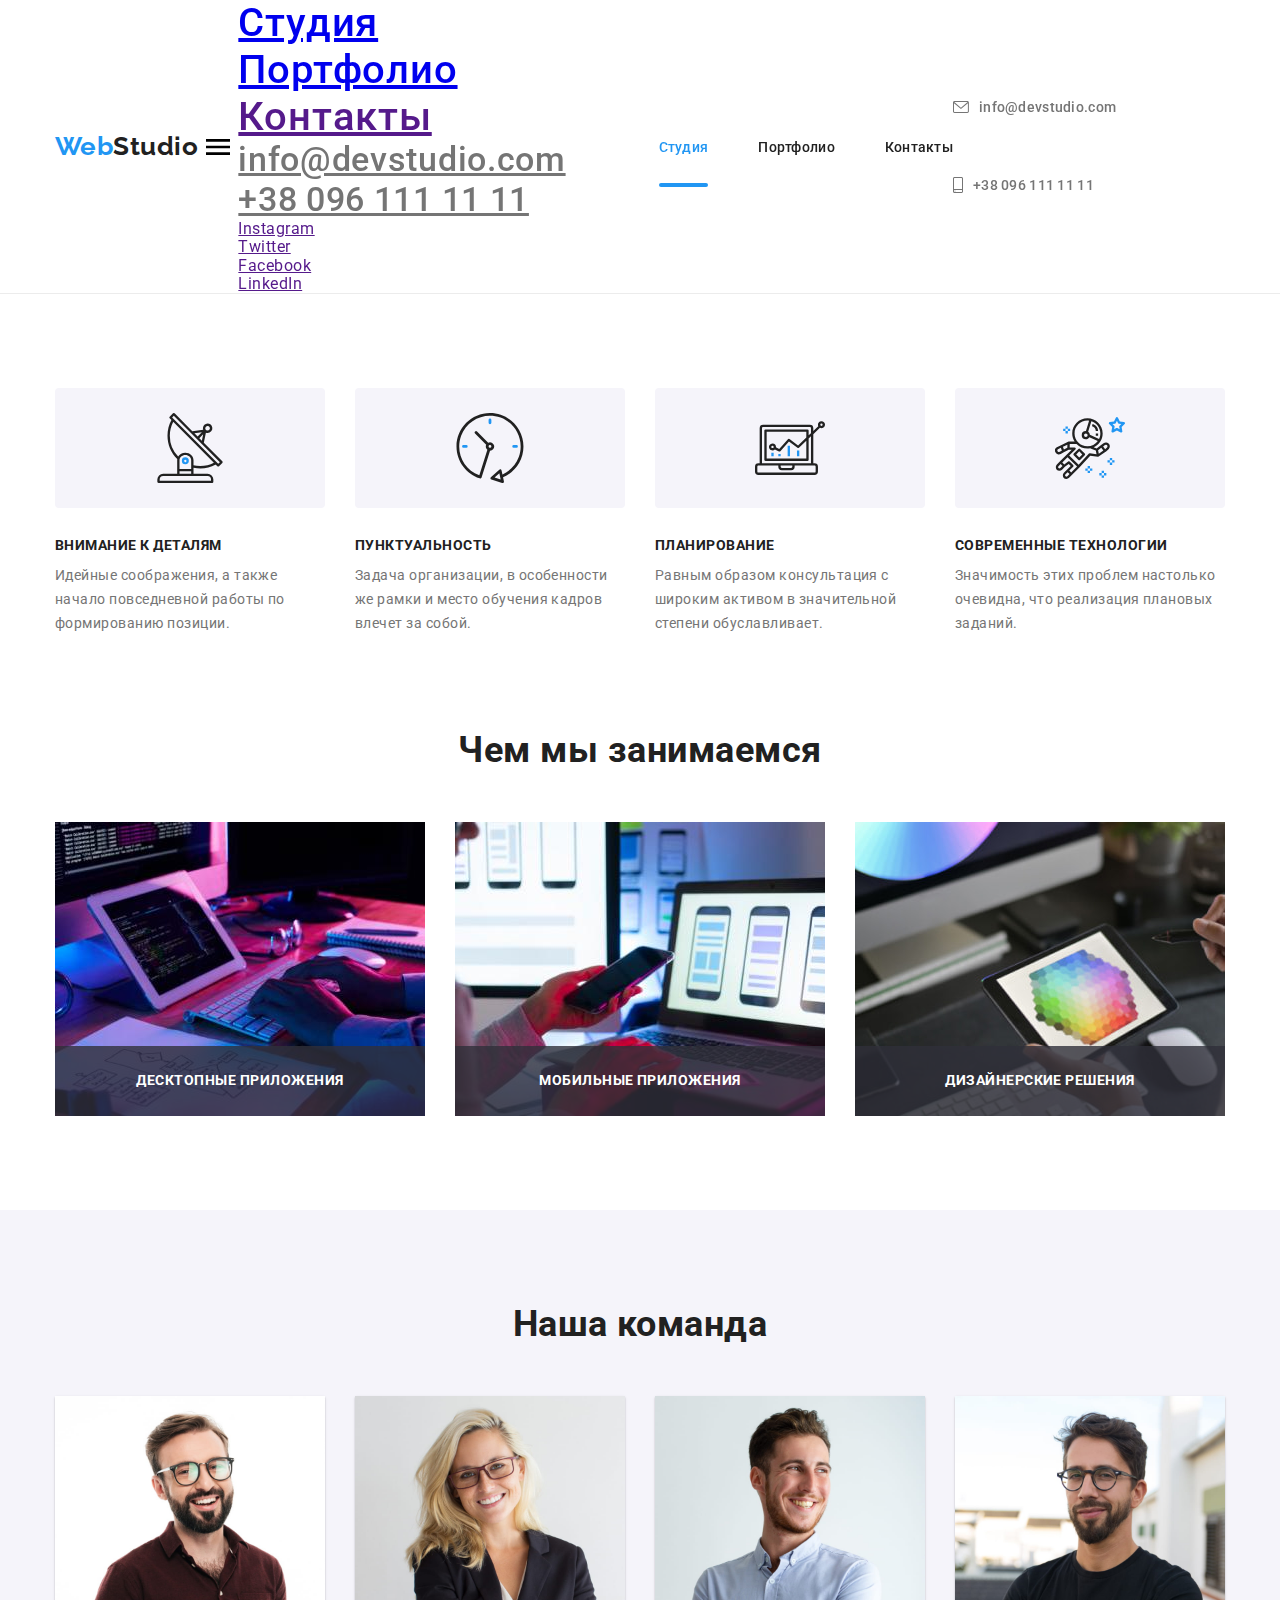
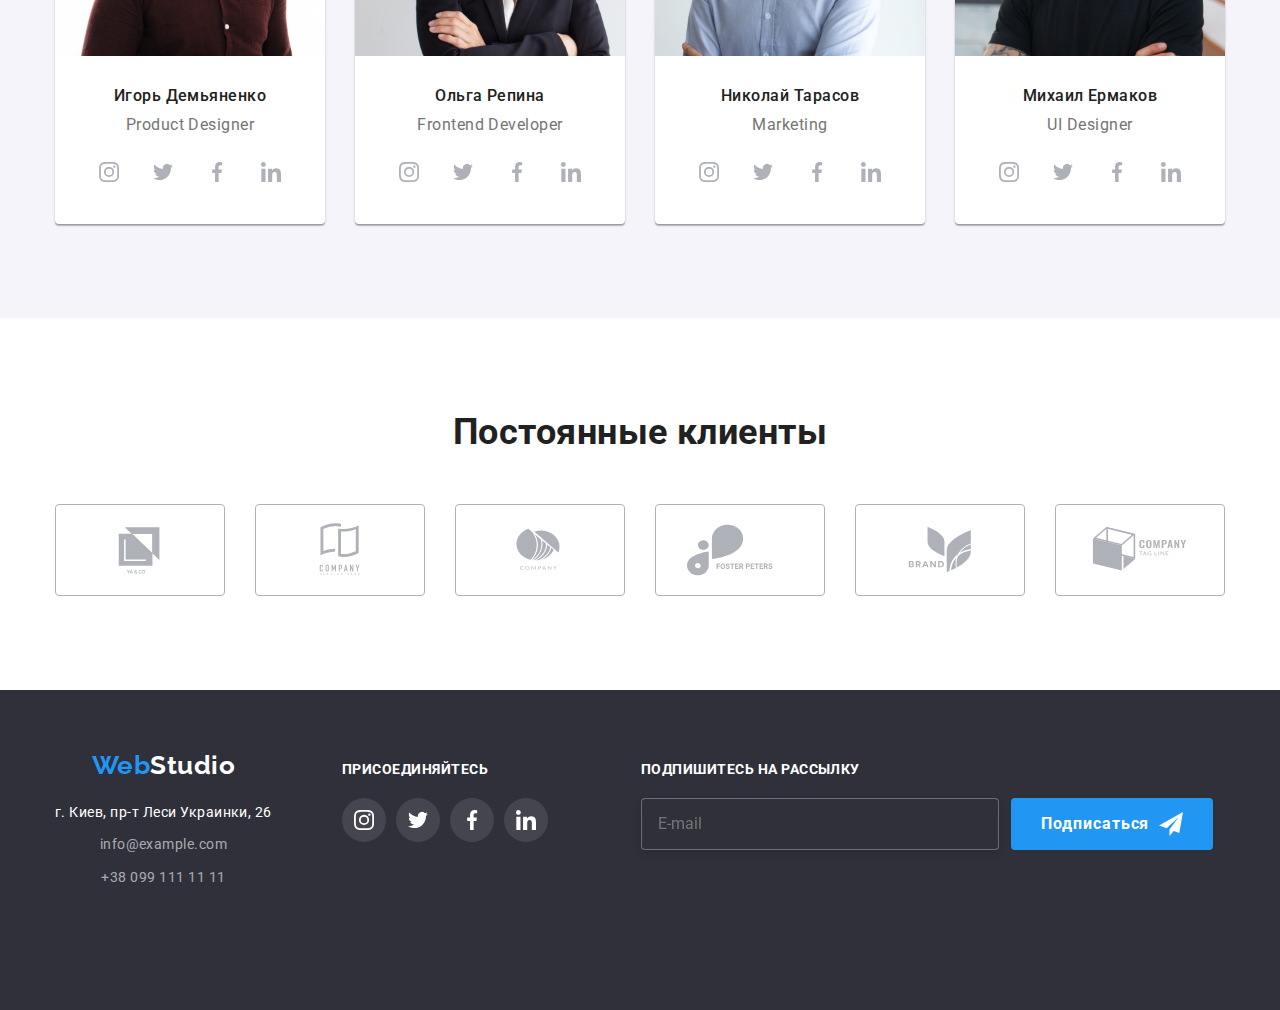
<file: index.html>
<!DOCTYPE html>
<html lang="ru">
<head>
    <meta charset="UTF-8">
    <meta http-equiv="X-UA-Compatible" content="IE=edge">
    <meta name="viewport" content="width=device-width, initial-scale=1.0">
    <title>Project</title>
    <link href="https://fonts.googleapis.com/css2?family=Raleway:wght@700&family=Roboto:wght@400;500;700;900&display=swap"
        rel="stylesheet">
    <link rel="stylesheet" href="https://cdnjs.cloudflare.com/ajax/libs/modern-normalize/1.1.0/modern-normalize.min.css">
    <!-- кастомные стили -->
      <link rel="stylesheet" href="./css/main.min.css">
</head>
    <body>
        <!-- Шапка сайта -->
    <header class="page-header">
        <div class="container navigation">
            <a href="/" class="logo"><span class="logo-web">Web</span>Studio</a>
            <button class="menu-btn" type="button" aria-label="кнопка открытия меню">
                <svg class="menu-btn__icon" width="40" height="40">
                    <use class="menu-btn__icon-open" href="./images/sprite.svg#open-menu-icon"></use>
                    <use class="menu-btn__icon-close" href="./images/sprite.svg#close-menu-icon"></use>
                </svg>
            </button>
            <div class="mobile-menu">                
                <ul class="menu-nav__list list">
                    <li class="menu-nav__item">
                        <a href="./index.html" class="menu-nav__link menu-nav__link--current">Студия</a>
                    </li>
                    <li class="menu-nav__item">
                        <a href="./portfolio.html" class="menu-nav__link">Портфолио</a>
                    </li>
                    <li class="menu-nav__item">
                        <a href="" class="menu-nav__link">Контакты</a>
                    </li>
                </ul>                
                <ul class="menu-contacts">
                    <li class="menu-contacts__item">
                        <a class="menu-contacts__link" href="mailto:info@devstudio.com">
                            info@devstudio.com</a>
                    </li>
                    <li class="manu-contacts__item">
                        <a class="menu-contacts__link" href="tel:+380961111111">                            
                            +38 096 111 11 11</a>
                    </li>
                </ul>
                <ul class="menu-social">
                    <li><a class="menu-social__link" href="">Instagram</a></li>
                    <li><a class="menu-social__link" href="">Twitter</a></li>
                    <li><a class="menu-social__link" href="">Facebook</a></li>
                    <li><a class="menu-social__link" href="">LinkedIn</a></li>
                </ul>
            </div>
            <nav class="nav">               
                <ul class="nav__list list">
                    <li class="nav__item">
                        <a href="./index.html" class="nav__link nav__link--current">Студия</a>
                    </li>
                    <li class="nav__item">
                        <a href="./portfolio.html" class="nav__link">Портфолио</a>
                    </li>
                    <li class="nav__item">
                        <a href="" class="nav__link">Контакты</a>
                    </li>
                </ul>
            </nav>
            <ul class="contacts">
                <li class="contacts__item">
                    <a class="contacts__link" href="mailto:info@devstudio.com">
                        <svg class="contacts__icon" width="16" height="12" >
                            <use href="./images/sprite.svg#icon-envelope"></use>
                        </svg>
                    info@devstudio.com</a>
                </li>
                <li class="contacts__item">
                    <a class="contacts__link" href="tel:+380961111111">
                        <svg class="contacts__icon" width="10" height="16">
                            <use href="./images/sprite.svg#icon-smartphone"></use>
                        </svg>
                    +38 096 111 11 11</a>
                </li>
            </ul>
        </div>
    </header>
    <main>
        <!-- Герой -->
        <!-- <section class="hero overlay"> 
            <div class="container">
                <h1 class="hero-title">Эффективные решения для вашего бизнеса</h1>
                <button type="button" class="hero-button" data-open-modal>Заказать услугу</button>
            </div>
        </section> -->
        <!-- Преимущества -->
        <section class="section">
           <div class="container">
                <h2 class="visually-hidden">Преимущества</h2>
                <ul class="feature">
                    <li class="feature-item">
                       <div class="item-icon">
                            <svg class="icon">
                                <use href="./images/sprite.svg#icon-antenna"></use>
                            </svg>
                       </div>
                        <h3 class="title">Внимание к деталям</h3>
                        <p>Идейные соображения, а также начало повседневной работы по формированию позиции.</p>
                    </li>
                    <li class="feature-item">
                       <div class="item-icon">
                            <svg class="icon">
                                <use href="./images/sprite.svg#icon-vector"></use>
                            </svg>
                       </div>
                        <h3 class="title">Пунктуальность</h3>
                        <p>Задача организации, в особенности же рамки и место обучения кадров влечет за собой.</p>
                    </li>
                    <li class="feature-item">
                        <div class="item-icon">
                            <svg class="icon">
                                <use href="./images/sprite.svg#icon-diagram"></use>
                            </svg>
                        </div>
                        <h3 class="title">Планирование</h3>
                        <p>Равным образом консультация с широким активом в значительной степени обуславливает.</p>
                    </li>
                    <li class="feature-item">
                        <div class="item-icon">
                            <svg class="icon">
                                <use href="./images/sprite.svg#icon-astronaut"></use>
                            </svg>
                        </div>
                        <h3 class="title">Современные технологии</h3>
                        <p>Значимость этих проблем настолько очевидна, что реализация плановых заданий.</p>
                    </li>
                </ul>
           </div>
        </section>
<!-- Наши услуги -->
        <section class="section work">
            <div class="container">
                <h2 class="section-title">Чем мы занимаемся</h2>
                <ul class="work-list">
                    <li class="work-list-item">
                        <img src="./images/web-developer.jpg" alt="Веб разработка" width="370" />
                        <div class="work-box">
                            <h3 class="work-title">Десктопные приложения</h3>
                        </div>
                    </li>
                    <li class="work-list-item">
                        <img src="./images/mobile-developer.jpg" alt="Мобильная разработка" width="370" />
                        <div class="work-box">
                            <h3 class="work-title">Мобильные приложения</h3>
                        </div>
                    </li>
                    <li class="work-list-item">
                        <img src="./images/design.jpg" alt="Дизайн" width="370" />
                        <div class="work-box">
                            <h3 class="work-title">Дизайнерские решения</h3>
                        </div>
                    </li>
                </ul>
            </div>
        </section>
        <!-- Наша команда -->
        <section class="section team">
            <div class="container">
                <h2 class="section-title">Наша команда</h2>
                <ul class="team-list">
                    <li class="team-card">
                        <img class="team-foto" src="./images/igor-demianenko.jpg" alt="Игорь Демьяненко" width="270" height="260" />
                        <div class="team-title">
                            <h3>Игорь Демьяненко</h3>
                            <p>Product Designer</p>
                            <ul class="social-item">
                                <li class="social-list">
                                    <a class="social-link" href="https://www.instagram.com/" target="_blank">
                                        <svg class="social-icon">
                                            <use href="./images/sprite.svg#instagram"></use>
                                        </svg>
                                    </a>
                                </li>
                                <li class="social-list">
                                    <a class="social-link" href="https://www.twitter.com/" target="_blank">
                                        <svg class="social-icon">
                                            <use href="./images/sprite.svg#twitter"></use>
                                        </svg>
                                    </a>
                                </li>
                                <li class="social-list">
                                    <a class="social-link" href="https://www.facebook.com/" target="_blank">
                                        <svg class="social-icon">
                                            <use href="./images/sprite.svg#facebook"></use>
                                        </svg>
                                    </a>
                                </li>
                                <li class="social-list">
                                    <a class="social-link" href="https://www.linkedin.com/" target="_blank">
                                        <svg class="social-icon">
                                            <use href="./images/sprite.svg#linkedin"></use>
                                        </svg>
                                    </a>
                                </li>
                            </ul>
                        </div>                        
                    </li>
                    <li class="team-card">
                        <img class="team-foto" src="./images/olga-repina.jpg" alt="Ольга Репина" width="270" height="260" />
                        <div class="team-title">
                            <h3>Ольга Репина</h3>
                            <p>Frontend Developer</p>
                            <ul class="social-item">
                                <li class="social-list">
                                    <a class="social-link" href="https://www.instagram.com/" target="_blank">
                                        <svg class="social-icon">
                                            <use href="./images/sprite.svg#instagram"></use>
                                        </svg>
                                    </a>
                                </li>
                                <li class="social-list">
                                    <a class="social-link" href="https://www.twitter.com/" target="_blank">
                                        <svg class="social-icon">
                                            <use href="./images/sprite.svg#twitter"></use>
                                        </svg>
                                    </a>
                                </li>
                                <li class="social-list">
                                    <a class="social-link" href="https://www.facebook.com/" target="_blank">
                                        <svg class="social-icon">
                                            <use href="./images/sprite.svg#facebook"></use>
                                        </svg>
                                    </a>
                                </li>
                                <li class="social-list">
                                    <a class="social-link" href="https://www.linkedin.com/" target="_blank">
                                        <svg class="social-icon">
                                            <use href="./images/sprite.svg#linkedin"></use>
                                        </svg>
                                    </a>
                                </li>
                            </ul>
                        </div>                        
                    </li>
                    <li class="team-card">
                        <img class="team-foto" src="./images/nikola-tarasov.jpg" alt="Николай Тарасов" width="270" height="260"/>
                        <div class="team-title">
                            <h3>Николай Тарасов</h3>
                            <p>Marketing</p>                        
                            <ul class="social-item">
                                <li class="social-list">
                                    <a class="social-link" href="https://www.instagram.com/" target="_blank">
                                        <svg class="social-icon">
                                            <use href="./images/sprite.svg#instagram"></use>
                                        </svg>
                                    </a>
                                </li>
                                <li class="social-list">
                                    <a class="social-link" href="https://www.twitter.com/" target="_blank">
                                        <svg class="social-icon">
                                            <use href="./images/sprite.svg#twitter"></use>
                                        </svg>
                                    </a>
                                </li>
                                <li class="social-list">
                                    <a class="social-link" href="https://www.facebook.com/" target="_blank">
                                        <svg class="social-icon">
                                            <use href="./images/sprite.svg#facebook"></use>
                                        </svg>
                                    </a>
                                </li>
                                <li class="social-list">
                                    <a class="social-link" href="https://www.linkedin.com/" target="_blank">
                                        <svg class="social-icon">
                                            <use href="./images/sprite.svg#linkedin"></use>
                                        </svg>
                                    </a>
                                </li>
                            </ul>
                        </div>
                    </li>
                    <li class="team-card">
                        <img class="team-foto" src="./images/mihail-ermakov.jpg" alt="Михаил Ермаков" width="270" height="260"/>
                       <div class="team-title">
                            <h3>Михаил Ермаков</h3>
                            <p>UI Designer</p>
                            <ul class="social-item">
                                <li class="social-list">
                                    <a class="social-link" href="https://www.instagram.com/" target="_blank">
                                        <svg class="social-icon">
                                            <use href="./images/sprite.svg#instagram"></use>
                                        </svg>
                                    </a>
                                </li>
                                <li class="social-list">
                                    <a class="social-link" href="https://www.twitter.com/" target="_blank">
                                        <svg class="social-icon">
                                            <use href="./images/sprite.svg#twitter"></use>
                                        </svg>
                                    </a>
                                </li>
                                <li class="social-list">
                                    <a class="social-link" href="https://www.facebook.com/" target="_blank">
                                        <svg class="social-icon">
                                            <use href="./images/sprite.svg#facebook"></use>
                                        </svg>
                                    </a>
                                </li>
                                <li class="social-list">
                                    <a class="social-link" href="https://www.linkedin.com/" target="_blank">
                                        <svg class="social-icon">
                                            <use href="./images/sprite.svg#linkedin"></use>
                                        </svg>
                                    </a>
                                </li>
                            </ul>
                       </div>                    
                    </li>
                </ul>
            </div>

        </section>
        <!-- Постоянные клиенты -->
        <section class="section">
            <div class="container">
                <h2 class="section-title">Постоянные клиенты</h2>
                <ul class="client">
                    <li class="client-item">
                        <a class="client-link" href="/">
                            <svg class="client-icon">
                                <use href="./images/sprite.svg#icon-yaco"></use>
                            </svg>
                        </a>
                    </li>
                    <li class="client-item">
                        <a class="client-link" href="/">
                            <svg class="client-icon">
                                <use href="./images/sprite.svg#icon-tageline-here"></use>
                            </svg>
                        </a>
                    </li>
                    <li class="client-item">
                        <a class="client-link" href="/">
                            <svg class="client-icon">
                                <use href="./images/sprite.svg#icon-company"></use>
                            </svg>
                        </a>
                    </li>
                    <li class="client-item">
                        <a class="client-link" href="/">
                            <svg class="client-icon">
                                <use href="./images/sprite.svg#icon-foster-peters"></use>
                            </svg>
                        </a>
                    </li>
                    <li class="client-item">
                        <a class="client-link" href="/">
                            <svg class="client-icon">
                                <use href="./images/sprite.svg#icon-brand"></use>
                            </svg>
                        </a>
                    </li>
                    <li class="client-item">
                        <a class="client-link" href="/">
                            <svg class="client-icon">
                                <use href="./images/sprite.svg#icon-tag-line"></use>
                            </svg>
                        </a>
                    </li>                   
                </ul>
            </div>

        </section>
    </main>
    <!-- Футер -->
    <footer class="footer">
       <div class="container">
            <div class="footer-address">
                <a href="/" class="logo footer__logo"><span class="logo-web">Web</span>Studio</a>
                <address class="address">г. Киев, пр-т Леси Украинки, 26
                    <a href="mailto:info@devstudio.com" class="address-link">info@example.com</a>
                    <a href="tel:+380961111111" class="address-link"> +38 099 111 11 11</a>
                </address>
            </div>
            <div class="connect">
                <h3 class="title">Присоединяйтесь</h3>
                <ul class="social-item">
                    <li class="social-list">
                        <a class="social-link" href="https://www.instagram.com/" target="_blank">
                            <svg class="social-icon">
                                <use href="./images/sprite.svg#instagram"></use>
                            </svg>
                        </a>
                    </li>
                    <li class="social-list">
                        <a class="social-link" href="https://www.twitter.com/" target="_blank">
                            <svg class="social-icon">
                                <use href="./images/sprite.svg#twitter"></use>
                            </svg>
                        </a>
                    </li>
                    <li class="social-list">
                        <a class="social-link" href="https://www.facebook.com/" target="_blank">
                            <svg class="social-icon">
                                <use href="./images/sprite.svg#facebook"></use>
                            </svg>
                        </a>
                    </li>
                    <li class="social-list">
                        <a class="social-link" href="https://www.linkedin.com/" target="_blank">
                            <svg class="social-icon">
                                <use href="./images/sprite.svg#linkedin"></use>
                            </svg>
                        </a>
                    </li>
                </ul>
            </div>
            <div class="subscribe">
                <h3 class="title">Подпишитесь на рассылку</h3>
                <form class="subscribe-form">
                    <input class="subscribe-input" type="email" name="email" placeholder="E-mail">
                    <button class="subscribe-button" type="submit">Подписаться</button>
                </form>
            </div>
       </div>      
    </footer>
    <!-- Модальное окно -->
    <!-- <div class="backdrop is-hidden" data-backdrop>
        <div class="modal">
            <button class="close" type="button" data-close-modal>
                <svg class="modal-close" width="18" height="18">
                        <use href="./images/sprite.svg#icon-close"></use>
                    </svg>
            </button>
         <form class="form">
             <h2 class="form-title">Оставьте свои данные, мы вам перезвоним</h2>
             <div class="form-field">
                <input 
                class="form-input" 
                type="text" 
                name="name" 
                id="name" 
                placeholder=" ">
                <label for="name" class="form-label">Имя</label>                
                    <svg class="form-icon" width="12" height="12">
                        <use href="./images/sprite.svg#icon-profile"></use>
                    </svg>                
             </div>
            <div class="form-field">
                <input 
                class="form-input" 
                type="tel" 
                name="phone-number" 
                id="phone-number" 
                placeholder=" ">
                <label for="phone-number" class="form-label">Телефон</label>               
                    <svg class="form-icon" width="13" height="13">
                        <use href="./images/sprite.svg#icon-phone"></use>
                    </svg>               
            </div>
            <div class="form-field">
                <input 
                class="form-input" 
                type="text" 
                name="email" 
                id="email" 
                placeholder=" ">
                <label for="email" class="form-label">Почта</label>
                <svg class="form-icon" width="15" height="12">
                    <use href="./images/sprite.svg#icon-pochta"></use>
                </svg>               
            </div>
            <label class="feedback-label">
                Комментарий
                <textarea class="feedback" name="feedback" rows="5" placeholder="Введите текст"></textarea>
            </label>
            <label class="checkbox-label">
                <input class="checkbox" type="checkbox" name="checkbox">
                <span class="checkbox-icon"></span>
                Соглашаюсь с рассылкой и принимаю
                <a class="modal-link" href="/" target="_blank">Условия договора</a>
            </label>
            <button class="modal-batton" type="submit">Отправить</button>
         </form>   
        </div>
    </div> -->
    <!-- Скрипт для фиксированного хедера  -->
    <script>
        const { height: pageHeaderHeight } = document
            .querySelector(".page-header")
            .getBoundingClientRect();

        document.body.style.paddingTop = `${pageHeaderHeight}px`;
    </script>
    <!-- Скрипт для модалки -->
    <script>
        const refs = {
            openModalBtn: document.querySelector("[data-open-modal]"),
            closeModalBtn: document.querySelector("[data-close-modal]"),
            backdrop: document.querySelector("[data-backdrop]"),
        };

        refs.openModalBtn.addEventListener("click", toggleModal);
        refs.closeModalBtn.addEventListener("click", toggleModal);

        refs.backdrop.addEventListener("click", logBackdropClick);

        function toggleModal() {
            refs.backdrop.classList.toggle("is-hidden");
        }

        function logBackdropClick() {
            console.log("Это клик в бекдроп");
        }
    </script>
       
    </body>
</html>
</file>
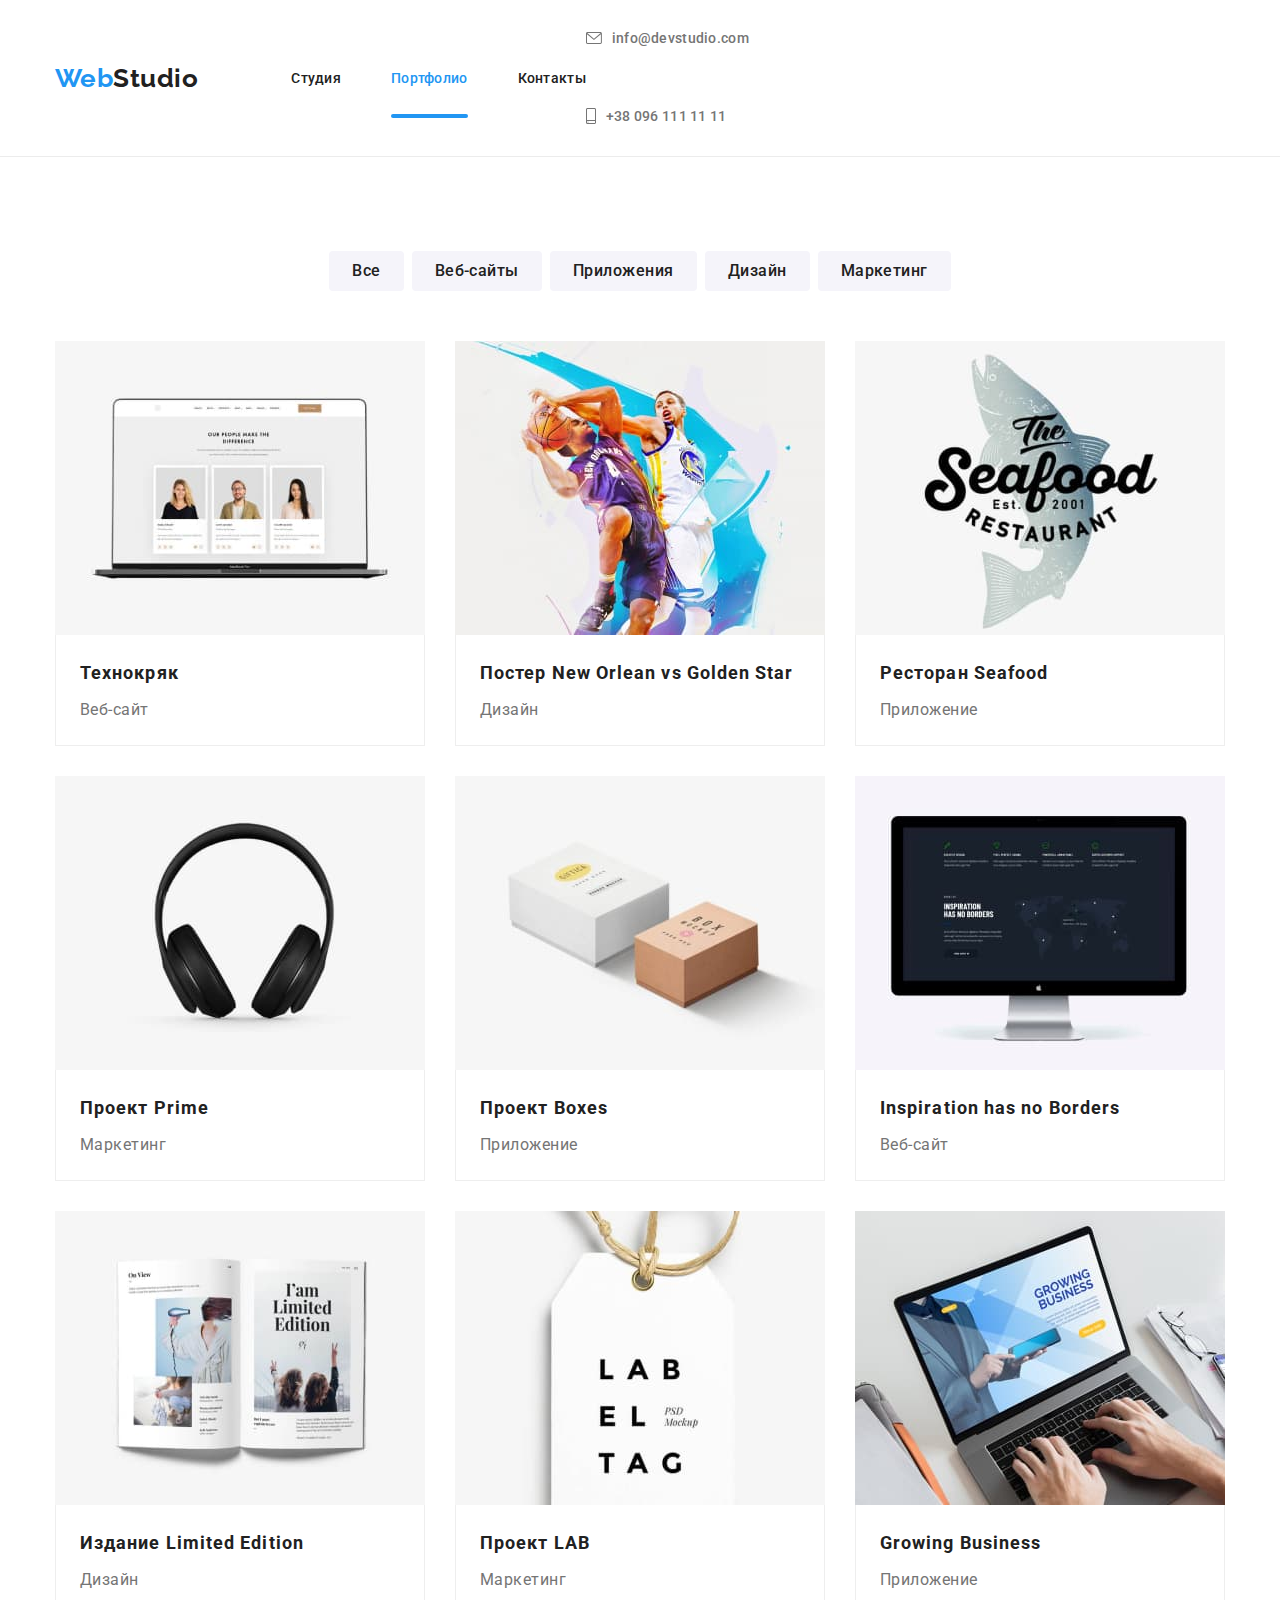
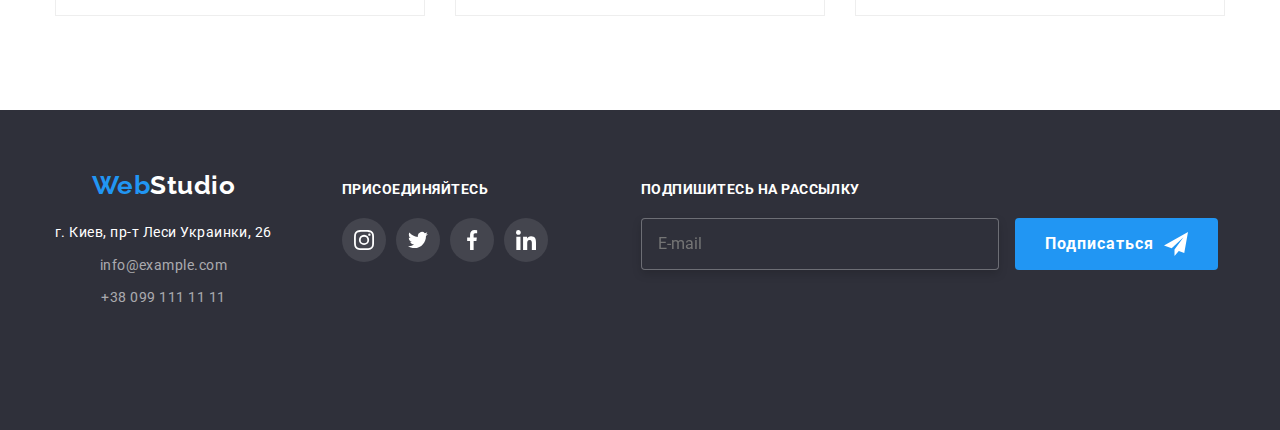
<file: portfolio.html>
<!DOCTYPE html>
<html lang="ru">
<head>
    <meta charset="UTF-8">
    <meta http-equiv="X-UA-Compatible" content="IE=edge">
    <meta name="viewport" content="width=device-width, initial-scale=1.0">
    <title>Portfolio</title>
    <link href="https://fonts.googleapis.com/css2?family=Raleway:wght@700&family=Roboto:wght@400;500;700&display=swap"
        rel="stylesheet">
    <link rel="stylesheet" href="https://cdnjs.cloudflare.com/ajax/libs/modern-normalize/1.1.0/modern-normalize.min.css">
    <!-- кастомные стили -->
    <link rel="stylesheet" href="./css/main.min.css">
</head>
    <body>
        <!-- Шапка сайта -->
    <header class="page-header">
        <div class="container navigation">
            <a href="/" class="logo"><span class="logo-web">Web</span>Studio</a>
            <nav class="nav">
                <ul class="nav__list list">
                    <li class="nav__item">
                        <a href="./index.html" class="nav__link">Студия</a>
                    </li>
                    <li class="nav__item">
                        <a href="./portfolio.html" class="nav__link nav__link--current">Портфолио</a>
                    </li>
                    <li class="nav__item">
                        <a href="" class="nav__link">Контакты</a>
                    </li>
                </ul>
            </nav>
            <ul class="contacts">
                <li class="contacts__item">
                    <a class="contacts__link" href="mailto:info@devstudio.com">
                        <svg class="contacts__icon" width="16" height="12">
                            <use href="./images/sprite.svg#icon-envelope"></use>
                        </svg>
                        info@devstudio.com</a>
                </li>
                <li class="contacts__item">
                    <a class="contacts__link" href="tel:+380961111111">
                        <svg class="contacts__icon" width="10" height="16">
                            <use href="./images/sprite.svg#icon-smartphone"></use>
                        </svg>
                        +38 096 111 11 11</a>
                </li>
            </ul>
        </div>
    </header>
    <main>
        <section class="section">
            <div class="container">
                <h1 class="visually-hidden">Портфолио</h1>
                <ul class="filters">
                    <li class="filters-button"><button type="button">Все</button></li>
                    <li class="filters-button"><button type="button">Веб-сайты</button></li>
                    <li class="filters-button"><button type="button">Приложения</button></li>
                    <li class="filters-button"><button type="button">Дизайн</button></li>
                    <li class="filters-button"><button type="button">Маркетинг</button></li>
                </ul>
                <ul class="portfolio">
                    <li class="portfolio-card">
                        <a href="" class="portfolio-link">
                            <div class="portfolio-foto-overlay">
                            <img class="portfolio-foto" src="./images/portfolio/tecnokriac.jpg" alt="фото сотрудников" width="370">
                            <div class="portfolio-overlay">
                                <p class="overlay-text">Ресурс предлагает комплексные предложения с разным уровнем функционала и сервисов. Все это позволит посетителю получить
                                исчерпывающие сведения о компании или частном лице</p>
                            </div>
                            </div>
                        <div class="portfolio-link-container">
                            <h2 class="portfolio-title">Технокряк</h2>
                            <p class="portfolio-text">Веб-сайт</p>
                        </div>
                        </a>                        
                    </li>
                    <li class="portfolio-card">
                        <a href="" class="portfolio-link">
                            <div class="portfolio-foto-overlay">
                                <img class="portfolio-foto" src="./images/portfolio/poster.jpg" alt="мужчины играют в баскетбол" width="370">
                                <div class="portfolio-overlay">
                                    <p class="overlay-text">Ресурс предлагает комплексные предложения с разным уровнем функционала и сервисов. Все это
                                    позволит посетителю получить исчерпывающие сведения о компании или частном лице</p>
                                </div>
                            </div>
                            <div class="portfolio-link-container">
                                <h2 class="portfolio-title">Постер New Orlean vs Golden Star</h2>
                                <p class="portfolio-text">Дизайн</p>
                            </div>
                        </a>
                    </li>
                    <li class="portfolio-card">
                        <a href="" class="portfolio-link">
                            <div class="portfolio-foto-overlay">
                                <img class="portfolio-foto" src="./images/portfolio/restaurant.jpg" alt="вывеска с названием ресторана" width="370">
                                <div class="portfolio-overlay">
                                    <p class="overlay-text">Ресурс предлагает комплексные предложения с разным уровнем функционала и сервисов. Все это
                                        позволит посетителю получить исчерпывающие сведения о компании или частном лице</p>
                                </div>
                            </div>
                            <div class="portfolio-link-container">
                                <h2 class="portfolio-title">Ресторан Seafood</h2>
                                <p class="portfolio-text">Приложение</p>
                            </div>
                        </a>
                    </li>
                    <li class="portfolio-card">
                        <a href="" class="portfolio-link">
                            <div class="portfolio-foto-overlay">
                                <img class="portfolio-foto" src="./images/portfolio/prime.jpg" alt="наушники" width="370">
                                <div class="portfolio-overlay">
                                    <p class="overlay-text">Ресурс предлагает комплексные предложения с разным уровнем функционала и сервисов. Все это
                                        позволит посетителю получить исчерпывающие сведения о компании или частном лице</p>
                                </div>
                            </div>
                            <div class="portfolio-link-container">
                                <h2 class="portfolio-title">Проект Prime</h2>
                                <p class="portfolio-text">Маркетинг</p>
                            </div>
                        </a>
                    </li>
                    <li class="portfolio-card">
                        <a href="" class="portfolio-link">
                            <div class="portfolio-foto-overlay">
                                <img class="portfolio-foto" src="./images/portfolio/boxes.jpg" alt="две коробочки" width="370">
                                <div class="portfolio-overlay">
                                    <p class="overlay-text">Ресурс предлагает комплексные предложения с разным уровнем функционала и сервисов. Все это
                                        позволит посетителю получить исчерпывающие сведения о компании или частном лице</p>
                                </div>
                            </div>
                            <div class="portfolio-link-container">
                                <h2 class="portfolio-title">Проект Boxes</h2>
                                <p class="portfolio-text">Приложение</p>
                            </div>
                        </a>
                    </li>
                    <li class="portfolio-card">
                        <a href="" class="portfolio-link">
                            <div class="portfolio-foto-overlay">
                                <img class="portfolio-foto" src="./images/portfolio/inspiration.jpg" alt="монитор" width="370">
                                <div class="portfolio-overlay">
                                    <p class="overlay-text">Ресурс предлагает комплексные предложения с разным уровнем функционала и сервисов. Все это
                                        позволит посетителю получить исчерпывающие сведения о компании или частном лице</p>
                                </div>
                            </div>
                            <div class="portfolio-link-container">
                                <h2 class="portfolio-title">Inspiration has no Borders</h2>
                                <p class="portfolio-text">Веб-сайт</p>
                            </div>
                        </a>
                    </li>
                    <li class="portfolio-card">
                        <a href="" class="portfolio-link">
                            <div class="portfolio-foto-overlay">
                                <img class="portfolio-foto" src="./images/portfolio/limited-edition.jpg" alt="открытая книга" width="370">
                                <div class="portfolio-overlay">
                                    <p class="overlay-text">Ресурс предлагает комплексные предложения с разным уровнем функционала и сервисов. Все это
                                        позволит посетителю получить исчерпывающие сведения о компании или частном лице</p>
                                </div>
                            </div>
                            <div class="portfolio-link-container">
                                <h2 class="portfolio-title">Издание Limited Edition</h2>
                                <p class="portfolio-text">Дизайн</p>
                            </div>
                        </a>
                    </li>
                    <li class="portfolio-card">
                        <a href="" class="portfolio-link">
                            <div class="portfolio-foto-overlay">
                                <img class="portfolio-foto" src="./images/portfolio/lab.jpg" alt="бирка с надписью">
                                <div class="portfolio-overlay">
                                    <p class="overlay-text">Ресурс предлагает комплексные предложения с разным уровнем функционала и сервисов. Все это
                                        позволит посетителю получить исчерпывающие сведения о компании или частном лице</p>
                                </div>
                            </div>
                            <div class="portfolio-link-container">
                                <h2 class="portfolio-title">Проект LAB</h2>
                                <p class="portfolio-text">Маркетинг</p>
                            </div>
                        </a>
                    </li>
                    <li class="portfolio-card">
                        <a href="" class="portfolio-link">
                            <div class="portfolio-foto-overlay">
                                <img class="portfolio-foto" src="./images/portfolio/glowing-business.jpg" alt="ноутбук" width="370">
                                <div class="portfolio-overlay">
                                    <p class="overlay-text">Ресурс предлагает комплексные предложения с разным уровнем функционала и сервисов. Все это
                                        позволит посетителю получить исчерпывающие сведения о компании или частном лице</p>
                                </div>
                            </div>
                            <div class="portfolio-link-container">
                                <h2 class="portfolio-title">Growing Business</h2>
                                <p class="portfolio-text">Приложение</p>
                           </div>
                        </a>
                    </li>
                </ul>
            </div>
        </section>

    </main>
        <!-- Футер -->
    <footer class="footer">
        <div class="container">
            <div class="footer-address">
                <a href="/" class="logo footer__logo"><span class="logo-web">Web</span>Studio</a>
                <address class="address">г. Киев, пр-т Леси Украинки, 26
                    <a href="mailto:info@devstudio.com" class="address-link">info@example.com</a>
                    <a href="tel:+380961111111" class="address-link"> +38 099 111 11 11</a>
                </address>
            </div>
            <div class="connect">
                <h3 class="title">Присоединяйтесь</h3>
                <ul class="social-item">
                    <li class="social-list">
                        <a class="social-link" href="https://www.instagram.com/" target="_blank">
                            <svg class="social-icon">
                                <use href="./images/sprite.svg#instagram"></use>
                            </svg>
                        </a>
                    </li>
                    <li class="social-list">
                        <a class="social-link" href="https://www.twitter.com/" target="_blank">
                            <svg class="social-icon">
                                <use href="./images/sprite.svg#twitter"></use>
                            </svg>
                        </a>
                    </li>
                    <li class="social-list">
                        <a class="social-link" href="https://www.facebook.com/" target="_blank">
                            <svg class="social-icon">
                                <use href="./images/sprite.svg#facebook"></use>
                            </svg>
                        </a>
                    </li>
                    <li class="social-list">
                        <a class="social-link" href="https://www.linkedin.com/" target="_blank">
                            <svg class="social-icon">
                                <use href="./images/sprite.svg#linkedin"></use>
                            </svg>
                        </a>
                    </li>
                </ul>
            </div>
            <div class="subscribe">
                <h3 class="title">Подпишитесь на рассылку</h3>
                <form>
                    <input class="subscribe-input" type="email" name="email" placeholder="E-mail">
                    <button class="subscribe-button" type="submit">Подписаться</button>
                </form>
            </div>
        </div>
    </footer>
    <!-- Скрипт для фиксированного хедера  -->
    <script>
        const { height: pageHeaderHeight } = document
            .querySelector(".page-header")
            .getBoundingClientRect();

        document.body.style.paddingTop = `${pageHeaderHeight}px`;
    </script>
    </body>
</html>
</file>
<file: css/main.min.css>
.list,ul{list-style:none;padding-left:0;margin-top:0;margin-bottom:0}h1,h2,h3{margin-top:0;margin-bottom:0}body{background-color:var(--secondary-white-color);color:var(--primary-text-color);font-family:var(--main-font);letter-spacing:0.03em}.section{padding:94px 0}img{display:block}:root{--primary-text-color: #757575;--title-text-color: #212121;--accent-color: #2196f3;--primary-white-color: #e5e5e5;--primary-dark-color: #2f303a;--section-color: #f5f4fa;--secondary-white-color: #ffffff;--address-color: rgba(255, 255, 255, 0.6);--icon-color: #afb1b8;--main-font: Roboto, sans-serif;--accent-font: Raleway, sans-serif}.visually-hidden{position:absolute;white-space:nowrap;width:1px;height:1px;overflow:hidden;border:0;padding:0;clip:rect(0 0 0 0);clip-path:inset(50%);margin:-1px}button{padding:6px 22px;min-width:73px;font-family:inherit;font-weight:500;font-size:16px;line-height:1.6;text-align:center;letter-spacing:0.03em;cursor:pointer;text-align:center;border-radius:4px;border:1px solid transparent;color:var(--title-text-color);background-color:var(--section-color);transition:background-color 250ms cubic-bezier(0.4, 0, 0.2, 1),color 250ms cubic-bezier(0.4, 0, 0.2, 1),box-shadow 250ms cubic-bezier(0.4, 0, 0.2, 1)}button:focus,button:hover{color:var(--secondary-white-color);background-color:var(--accent-color);box-shadow:0px 3px 1px rgba(0,0,0,0.1),0px 1px 2px rgba(0,0,0,0.08),0px 2px 2px rgba(0,0,0,0.12)}.menu-btn{display:flex;justify-content:center;align-items:center;min-width:40px;height:40px;padding:0;background-color:transparent;border:transparent;outline:transparent}.menu-btn__icon{width:40px;height:40px}.menu-btn__icon-open{opacity:1}.menu-btn__icon-close{opacity:0}.backdrop{position:fixed;top:0;left:0;width:100%;height:100%;opacity:1;background-color:rgba(0,0,0,0.2);transition:opacity 250ms cubic-bezier(0.4, 0, 0.2, 1)}.backdrop.is-hidden{opacity:0;pointer-events:none}.modal{position:absolute;top:50%;left:50%;min-width:528px;min-height:581px;background-color:#ffffff;box-shadow:0px 1px 3px rgba(0,0,0,0.12),0px 1px 1px rgba(0,0,0,0.14),0px 2px 1px rgba(0,0,0,0.2);border-radius:4px;transform:translate(-50%, -50%) scale(1);transition:transform 250ms cubic-bezier(0.4, 0, 0.2, 1)}.backdrop.is-hidden .modal{transform:translate(-50%, -50%) scale(1.1)}.form{padding-right:40px;padding-bottom:40px;padding-left:40px}.form-title{margin-bottom:30px;font-size:20px;line-height:1.15;text-align:center;color:var(--title-text-color)}.form-field{position:relative;margin-bottom:28px}.form-label{position:absolute;top:50%;left:42px;font-size:12px;line-height:1.16;letter-spacing:0.01em;transform:translateY(-50%);transition:transform 250ms cubic-bezier(0.4, 0, 0.2, 1)}.form-input{width:100%;margin:0;padding:10px 42px;font:inherit;outline:none;border-radius:4px;border:1px solid rgba(33,33,33,0.2)}.form-input:focus{border:1px solid var(--accent-color)}.form-input:focus+.form-label,.form-input:not(:placeholder-shown)+.form-label{transform:translateY(-40px) translateX(-40px)}.form-icon{position:absolute;top:50%;left:15px;transform:translateY(-50%)}.form-input:focus ~ .form-icon{fill:var(--accent-color)}.feedback-label{font-size:12px;line-height:1.16;letter-spacing:0.01em}.feedback{resize:none;width:100%;padding:12px 16px;margin-bottom:20px;outline:transparent;font-size:14px;line-height:1.14;border:1px solid rgba(33,33,33,0.2)}.feedback-label textarea::placeholder{color:rgba(117,117,117,0.5)}.modal .close{display:flex;align-items:center;justify-content:center;min-width:30px;height:30px;padding:0;margin-top:8px;margin-right:8px;margin-left:auto;border-radius:50%;background:#ffffff;border:1px solid rgba(0,0,0,0.1);transition:transform 250ms cubic-bezier(0.4, 0, 0.2, 1)}.modal .close:hover .modal-close{fill:var(--accent-color)}.checkbox{-webkit-appearance:none;-moz-appearance:none;appearance:none}.checkbox-label{display:flex;align-items:center;justify-content:center;font-size:14px;line-height:1.71}.checkbox-icon{display:inline-block;width:16px;height:15px;margin-right:7px;border:2px solid #212121;border-radius:2px}.checkbox:checked+.checkbox-icon{border-color:transparent;background-color:var(--accent-color);background-image:url(../images/check.svg);background-size:contain;background-position:center;background-repeat:no-repeat;background-origin:border-box}.modal-link{margin-left:5px;color:#188ce8}.modal-batton{display:block;padding:10px 32px;min-width:200px;margin-top:30px;margin-left:auto;margin-right:auto;font-weight:700;font-size:16px;letter-spacing:0.06em;color:var(--secondary-white-color);background-color:var(--accent-color);border-radius:4px;border:1px solid transparent;transition:background-color 250ms cubic-bezier(0.4, 0, 0.2, 1)}.container{width:100%;margin-left:auto;margin-right:auto;padding-left:15px;padding-right:15px}@media screen and (min-width: 768px){.container{width:768px}}@media screen and (min-width: 1200px){.container{width:1200px}}.menu-nav__item{font-weight:500;font-size:40px;line-height:1.17;letter-spacing:0.02em;color:var(--title-text-color)}.menu-contacts__link{font-size:34px;line-height:1.17;font-weight:500;letter-spacing:0.02em;color:var(--accent-color)}.menu-contacts__link:last-child{color:var(--primary-text-color)}.page-header{position:fixed;z-index:999;display:flex;top:0;left:0;width:100%;min-height:60px;background-color:var(--secondary-white-color);border-bottom:1px solid #ececec}@media screen and (min-width: 768px){.page-header{min-height:80px}}.logo{color:var(--title-text-color);font-family:var(--accent-font);font-weight:700;font-size:24px;line-height:1.16;text-decoration:none}@media screen and (min-width: 768px){.logo{font-size:26px;line-height:1.19}}.logo-web{color:var(--accent-color)}.navigation{display:flex;align-items:center}@media screen and (max-width: 767px){.navigation{justify-content:space-between}}.nav{margin-left:93px}@media screen and (max-width: 767px){.nav{display:none}}.nav__list{display:flex}.nav__item:not(:last-child){margin-right:50px}.nav__link{position:relative;display:flex;align-items:center;padding-top:32px;padding-bottom:32px;color:var(--title-text-color);font-weight:500;font-size:14px;line-height:1.15;letter-spacing:0.02em;text-decoration:none;transition:color 250ms cubic-bezier(0.4, 0, 0.2, 1)}.nav__link:hover,.nav__link:focus{color:var(--accent-color)}.nav__link--current{color:var(--accent-color)}.nav__link--current::after{content:"";position:absolute;left:0;bottom:0;display:block;width:100%;height:4px;background-color:var(--accent-color);border-radius:2px}@media screen and (max-width: 767px){.contacts{display:none}}.contacts__icon{margin-right:10px;fill:currentColor}.contacts__icon:hover,.contacts__icon:focus{fill:var(--accent-color)}.contacts__link{display:flex;padding-top:32px;padding-bottom:32px;align-items:center;color:var(--primary-text-color);font-weight:500;font-size:14px;line-height:0.15;letter-spacing:0.02em;text-decoration:none;transition:color 250ms cubic-bezier(0.4, 0, 0.2, 1)}.contacts__link:hover,.contacts__link:focus{color:var(--accent-color)}.hero{text-align:center;padding-top:200px;padding-bottom:200px}.overlay{max-width:1600px;height:600px;margin-left:auto;margin-right:auto;background-image:linear-gradient(to right, rgba(47,48,58,0.4), rgba(47,48,58,0.4)),url("../images/hero.jpg");background-color:#c4c4c4;background-size:cover}.hero-title{margin:0 auto 30px;max-width:696px;color:var(--secondary-white-color);font-weight:900;font-size:44px;line-height:1.37;text-transform:uppercase;letter-spacing:0.06em}.hero-button{padding:10px 32px;min-width:200px;color:var(--secondary-white-color);letter-spacing:0.06em;text-align:center;background-color:var(--accent-color);border-radius:4px;border:1px solid transparent;transition:background-color 250ms cubic-bezier(0.4, 0, 0.2, 1)}.hero-button:hover,.hero-button:focus{background-color:#188ce8}@media screen and (min-width: 768px){.feature{display:flex;flex-wrap:wrap;margin:-15px}}@media screen and (max-width: 767px){.feature-item:not(:last-child){margin-bottom:30px}}@media screen and (min-width: 768px){.feature-item{width:calc((100% - 4 * 15px) / 2);margin:15px}}@media screen and (min-width: 1200px){.feature-item{width:calc((100% - 8 * 15px) / 4);margin:15px}}.icon{width:70px;height:70px}.item-icon{display:flex;align-items:center;justify-content:center;height:120px;margin-bottom:30px;background-color:var(--section-color);border-radius:4px}@media screen and (min-width: 768px){.item-icon{width:354px}}@media screen and (min-width: 1200px){.item-icon{width:270px}}.feature .title{color:var(--title-text-color);font-weight:700;font-size:14px;line-height:1.14;text-transform:uppercase;margin-top:0;margin-bottom:10px}.feature p{font-size:14px;line-height:1.71;margin-top:0;margin-bottom:0}.work{padding-top:0}@media screen and (max-width: 1199px){.work{display:none}}.section-title{color:var(--title-text-color);font-weight:700;text-align:center;margin-top:0}@media screen and (max-width: 1199px){.section-title{font-size:28px;line-height:1.17;margin-bottom:30px}}@media screen and (min-width: 1200px){.section-title{font-size:36px;line-height:1.16;margin-bottom:50px}}.work-list{display:flex;flex-wrap:wrap}.work-list-item{position:relative}.work-list-item:not(:nth-child(3n)){margin-right:30px}.work-box{position:absolute;bottom:0;width:370px;height:70px;background:rgba(47,48,58,0.8)}.work-title{font-weight:700;font-size:14px;line-height:1.14;color:var(--secondary-white-color);text-transform:uppercase;text-align:center;margin-top:27px}.team{background-color:var(--section-color)}@media screen and (min-width: 768px){.team-list{display:flex;flex-wrap:wrap;margin:-15px}}.team-card{background:#ffffff;box-shadow:0px 1px 3px rgba(0,0,0,0.12),0px 1px 1px rgba(0,0,0,0.14),0px 2px 1px rgba(0,0,0,0.2);border-radius:0px 0px 4px 4px}@media screen and (max-width: 767px){.team-card:not(:last-child){margin-bottom:30px}}@media screen and (max-width: 767px){.team-card{width:450px;margin-left:auto;margin-right:auto}}@media screen and (min-width: 768px){.team-card{width:calc((100% - 4 * 15px) / 2);margin:15px}}@media screen and (min-width: 1200px){.team-card{width:calc((100% - 8 * 15px) / 4);margin:15px}}.team-card h3{margin-bottom:10px;font-weight:500;font-size:16px;line-height:1.19;color:var(--title-text-color);text-align:center}.team-card p{margin-top:0;font-size:16px;line-height:1.19;color:var(--primary-text-color);text-align:center}.team-title{padding-top:30px;padding-bottom:30px}.social-item{display:flex;align-items:baseline;justify-content:center}.social-list:not(:last-child){margin-right:10px}.social-link{display:flex;width:44px;height:44px;padding:0;border:none;border-radius:50%;align-items:center;justify-content:center;transition:background-color 250ms cubic-bezier(0.4, 0, 0.2, 1)}.social-icon{width:20px;height:20px;fill:var(--icon-color);transition:fill 250ms cubic-bezier(0.4, 0, 0.2, 1)}.social-link:hover .social-icon,.social-link:focus .social-icon{fill:var(--secondary-white-color)}.client{display:flex;flex-wrap:wrap;margin:-15px}.client-item{display:flex;width:calc((100% - 4 * 15px) / 2);margin:15px;height:92px;border:1px solid var(--icon-color);border-radius:4px;justify-content:center;align-items:center;transition:border 250ms cubic-bezier(0.4, 0, 0.2, 1)}@media screen and (min-width: 768px){.client-item{width:calc((100% - 6 * 15px) / 3)}}@media screen and (min-width: 1200px){.client-item{width:calc((100% - 12 * 15px) / 6)}}.client-item:hover,.client-item:focus{border:1px solid var(--accent-color)}.client-link{display:flex;justify-content:center;align-items:center;width:170px;height:92px}.client-icon{width:106px;height:60px;fill:var(--icon-color);transition:fill 250ms cubic-bezier(0.4, 0, 0.2, 1)}.client-item:hover .client-icon,.client-item:focus .client-icon{fill:var(--accent-color)}.filters{display:flex;flex-wrap:wrap;justify-content:center;margin-bottom:50px}.filters>:not(:last-child){margin-right:8px}.portfolio{display:flex;flex-wrap:wrap}.portfolio-card{width:370px;background:#ffffff}.portfolio-card:not(:nth-child(3n)){margin-right:30px}.portfolio-card:not(:nth-last-child(-n+3)){margin-bottom:30px}.portfolio-link{display:block;text-decoration:none;transition:box-shadow 250ms cubic-bezier(0.4, 0, 0.2, 1)}.portfolio-link:hover,.portfolio-link:focus{box-shadow:0px 1px 1px rgba(0,0,0,0.12),0px 4px 4px rgba(0,0,0,0.06),1px 4px 6px rgba(0,0,0,0.16)}.portfolio-foto-overlay{position:relative;overflow:hidden}.portfolio-overlay{position:absolute;top:0;left:0;width:100%;height:100%;background-color:rgba(33,150,243,0.9);transform:translateY(100%);transition:transform 250ms cubic-bezier(0.4, 0, 0.2, 1)}.portfolio-link:hover .portfolio-overlay{transform:translateY(0)}.overlay-text{font-size:18px;line-height:1.55;padding-top:63px;padding-left:24px;margin:0;color:var(--secondary-white-color)}.portfolio-link-container{padding:20px 24px;border-left:1px solid #eeeeee;border-bottom:1px solid #eeeeee;border-right:1px solid #eeeeee}.portfolio-title{color:var(--title-text-color);font-size:18px;line-height:2;letter-spacing:0.06em;margin-bottom:4px}.portfolio-text{color:var(--primary-text-color);font-size:16px;line-height:1.88;margin:0}footer{background-color:var(--primary-dark-color);padding-top:60px;padding-bottom:60px}.footer .container{display:flex;align-items:baseline}@media screen and (min-width: 768px) and (max-width: 1199px){.footer .container{flex-wrap:wrap;justify-content:space-around}}@media screen and (max-width: 767px){.footer .container{flex-direction:column;align-items:inherit}}.footer-address{text-align:center;margin-bottom:60px}@media screen and (min-width: 1200px){.footer-address{margin-right:70px}}.footer__logo{display:block;margin-bottom:20px;color:var(--secondary-white-color)}.address{display:block;color:var(--secondary-white-color);font-size:14px;font-style:normal;line-height:1.7}.address>.address-link{padding-top:9px}.address-link{display:block;color:var(--address-color);font-weight:400;font-size:14px;line-height:1.7;text-decoration:none;transition:color 250ms cubic-bezier(0.4, 0, 0.2, 1)}.address-link:hover,.address-link:focus{color:var(--accent-color)}@media screen and (max-width: 767px){.connect{margin-bottom:60px}}.connect .title{margin-bottom:20px;color:var(--secondary-white-color);font-weight:700;font-size:14px;line-height:1.14;text-transform:uppercase}@media screen and (max-width: 1199px){.connect .title{text-align:center}}.social-link{background-color:rgba(255,255,255,0.1)}.social-link:hover,.social-link:focus{background-color:var(--accent-color)}.connect .social-icon{fill:var(--secondary-white-color)}@media screen and (min-width: 1200px){.subscribe{margin-left:93px}}@media screen and (max-width: 1200px){.subscribe{text-align:center}}.subscribe .title{margin-bottom:20px;color:var(--secondary-white-color);font-weight:700;font-size:14px;line-height:1.14;text-transform:uppercase}@media screen and (max-width: 767px){.subscribe-form{display:flex;flex-direction:column;align-items:center}}@media screen and (min-width: 1200px){.subscribe-form{display:flex}}.subscribe-input{width:100%;max-width:450px;min-height:50px;padding:15px 16px;margin-bottom:20px;color:#ffffff;line-height:1.25;background-color:var(--primary-dark-color);border:1px solid rgba(255,255,255,0.3);filter:drop-shadow(0px 4px 4px rgba(0,0,0,0.15));border-radius:4px}@media screen and (min-width: 1200px){.subscribe-input{width:358px;margin-bottom:0}}.subscribe-button{display:inline-flex;align-items:center;padding:10px 29px;margin-left:12px;min-width:200px;font-weight:700;font-size:16px;line-height:1.87;letter-spacing:0.06em;color:var(--secondary-white-color);background-color:var(--accent-color);border-radius:4px;border:1px solid transparent;transition:background-color 250ms cubic-bezier(0.4, 0, 0.2, 1)}.subscribe-button::after{content:"";width:24px;height:24px;display:inline-block;margin-left:10px;background-image:url(../images/icon-send.svg);fill:#ffffff}
/*# sourceMappingURL=main.min.css.map */
</file>
